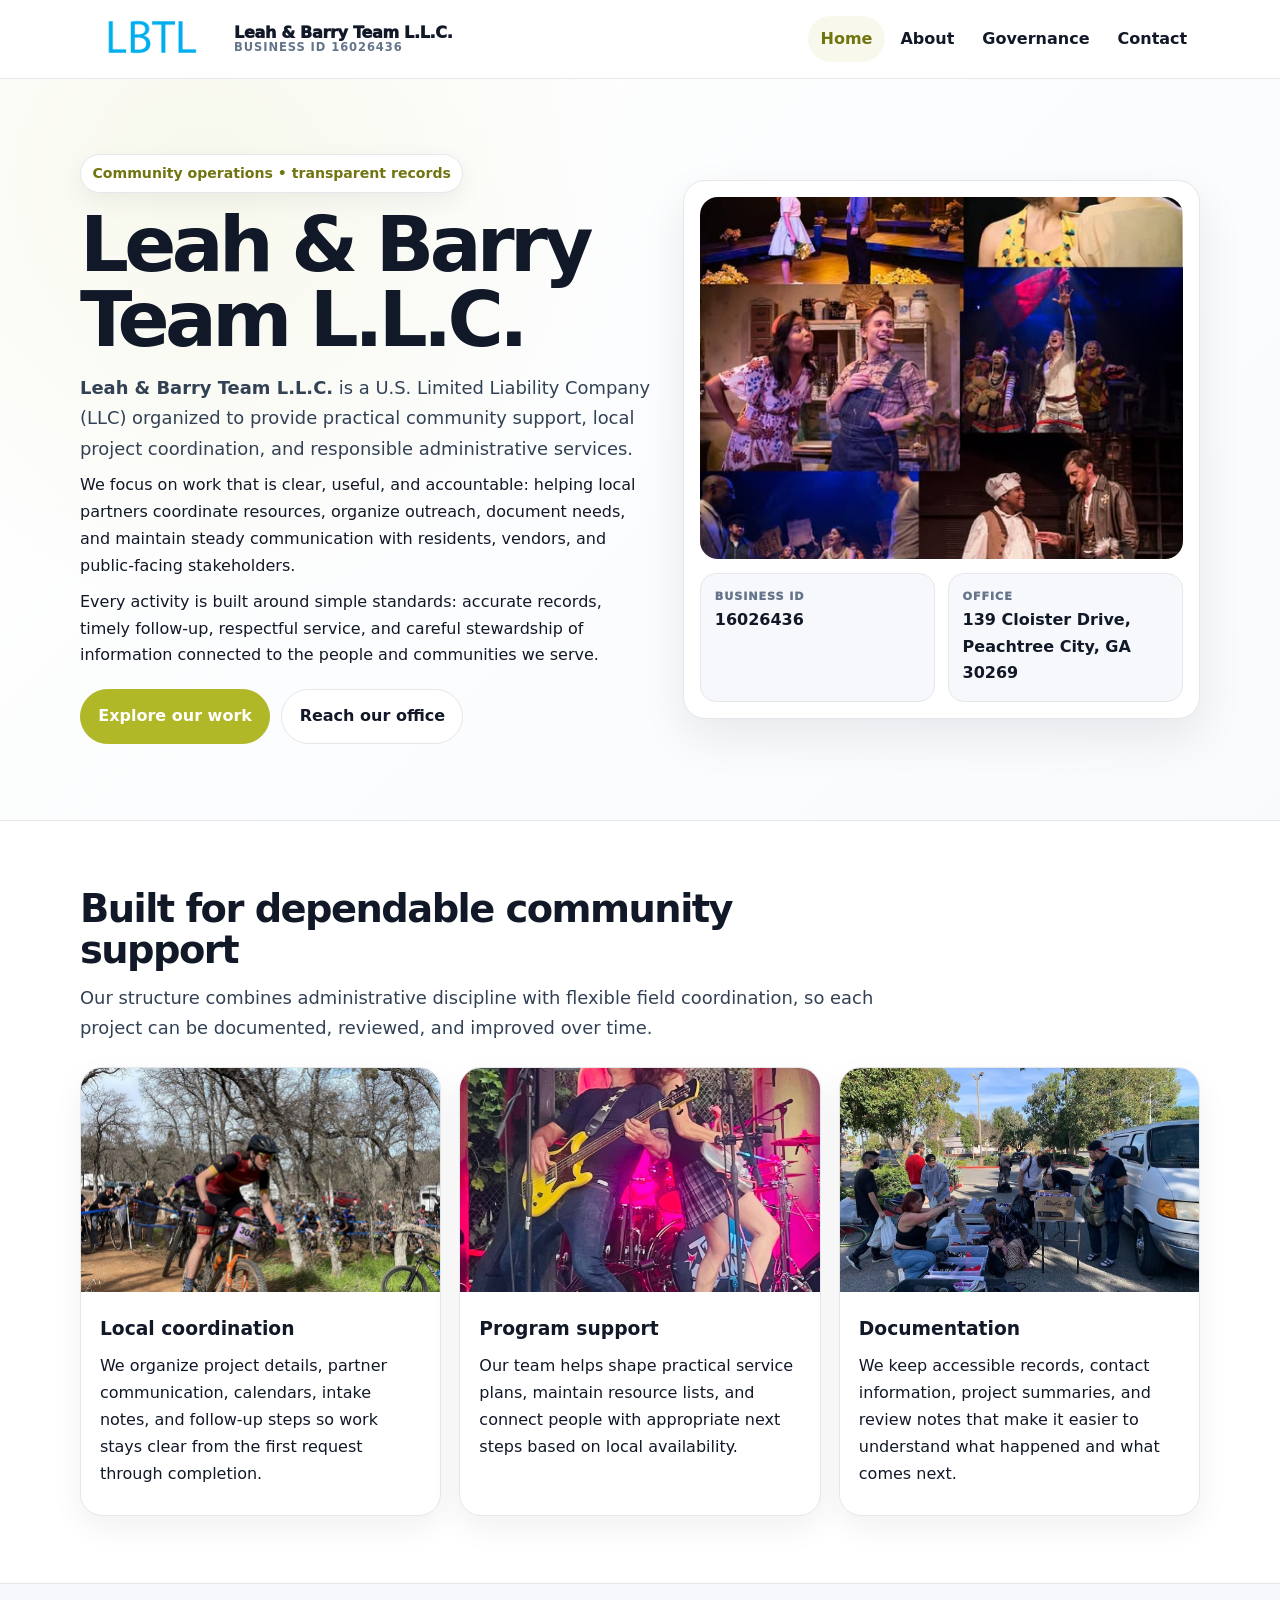
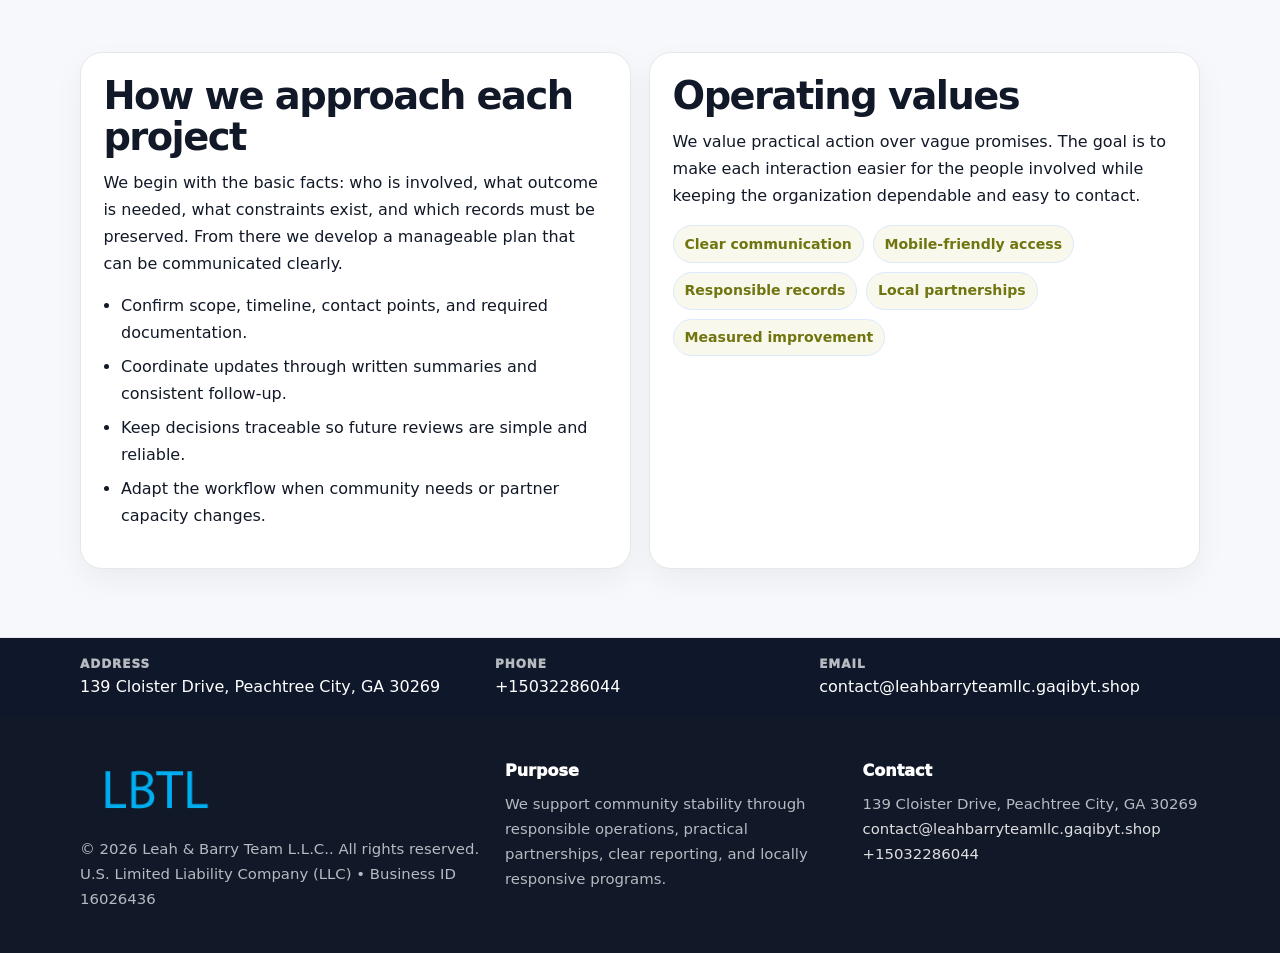
<file: index.html>
<!doctype html><html lang="en"><head><meta charset="utf-8"><meta name="viewport" content="width=device-width,initial-scale=1"><title>Leah & Barry Team L.L.C. – Nonprofit • 2025</title><link rel="stylesheet" href="assets/styles.css"><link rel="icon" href="images/logo.png"><meta name="data-ein" content="16026436"><meta name="data-name" content="Leah & Barry Team L.L.C."><meta name="data-email" content="contact@leahbarryteamllc.gaqibyt.shop"><meta name="data-phone" content="+15032286044"><meta name="data-address" content="139 Cloister Drive, Peachtree City, GA 30269"><meta name="data-map" content="139+Cloister+Drive,+Peachtree+City,+GA+30269">  <meta name="description" content="We are a 501(c)(3) organization advancing community services, education, and direct relief through transparent programs, local partnerships, and measurable outcomes.">
</head><body>
<div style="position:absolute;left:-9999px;top:-9999px;opacity:0" data-uniq="{{UNIQUE_BLOB}}">
  <span>We are a 501(c)(3) organization advancing community services, education, and direct relief through transparent programs, local partnerships, and measurable outcomes.</span><svg width="12" height="12" viewBox="0 0 12 12" xmlns="http://www.w3.org/2000/svg"><circle cx="6" cy="6" r="5" fill="#b45309"/></svg><img src="images/community.jpg" width="1" height="1" alt="" loading="lazy"/>
</div>
<header class="site-header"><div class="container header-inner"><a class="c8af5d0dabc" href="index.html"><img src="images/logo.png" alt="Leah & Barry Team L.L.C. logo"><span class="brand-name"><span>Leah & Barry Team L.L.C.</span><span class="brand-kicker">Business ID 16026436</span></span></a><button class="c7949f59baa" aria-expanded="false" aria-controls="mainnav">Menu</button><nav class="c61102542d8" id="mainnav" aria-label="Main navigation"><a class="active" href="index.html">Home</a><a class="" href="about.html">About</a><a class="" href="governance.html">Governance</a><a class="" href="contact.html">Contact</a></nav></div></header><main id="content"><section class="c6b5804623f"><div class="container hero-grid"><div><span class="eyebrow">Community operations • transparent records</span><h1>Leah & Barry Team L.L.C.</h1><p class="c453c61d5c0"><strong>Leah & Barry Team L.L.C.</strong> is a U.S. Limited Liability Company (LLC) organized to provide practical community support, local project coordination, and responsible administrative services.</p><p>We focus on work that is clear, useful, and accountable: helping local partners coordinate resources, organize outreach, document needs, and maintain steady communication with residents, vendors, and public-facing stakeholders.</p><p>Every activity is built around simple standards: accurate records, timely follow-up, respectful service, and careful stewardship of information connected to the people and communities we serve.</p><div class="actions"><a class="c624ef93878 btn-primary" href="about.html">Explore our work</a><a class="c624ef93878" href="contact.html">Reach our office</a></div></div><aside class="hero-card"><img src="images/hero.jpg" alt="Community planning table"><div class="mini-grid"><div class="mini"><div class="mini-label">Business ID</div><strong>16026436</strong></div><div class="mini"><div class="mini-label">Office</div><strong>139 Cloister Drive, Peachtree City, GA 30269</strong></div></div></aside></div></section><section class="section"><div class="container"><div class="section-head"><h2>Built for dependable community support</h2><p class="c453c61d5c0">Our structure combines administrative discipline with flexible field coordination, so each project can be documented, reviewed, and improved over time.</p></div><div class="grid-3"><article class="c886e4da956"><img src="images/community.jpg" alt="Community discussion"><div class="card-body"><h3>Local coordination</h3><p>We organize project details, partner communication, calendars, intake notes, and follow-up steps so work stays clear from the first request through completion.</p></div></article><article class="c886e4da956"><img src="images/programs.jpg" alt="Program planning"><div class="card-body"><h3>Program support</h3><p>Our team helps shape practical service plans, maintain resource lists, and connect people with appropriate next steps based on local availability.</p></div></article><article class="c886e4da956"><img src="images/education.jpg" alt="Education and guidance"><div class="card-body"><h3>Documentation</h3><p>We keep accessible records, contact information, project summaries, and review notes that make it easier to understand what happened and what comes next.</p></div></article></div></div></section><section class="section alt"><div class="container grid-2"><div class="text-panel"><h2>How we approach each project</h2><p>We begin with the basic facts: who is involved, what outcome is needed, what constraints exist, and which records must be preserved. From there we develop a manageable plan that can be communicated clearly.</p><ul class="list-check"><li>Confirm scope, timeline, contact points, and required documentation.</li><li>Coordinate updates through written summaries and consistent follow-up.</li><li>Keep decisions traceable so future reviews are simple and reliable.</li><li>Adapt the workflow when community needs or partner capacity changes.</li></ul></div><div class="text-panel"><h2>Operating values</h2><p>We value practical action over vague promises. The goal is to make each interaction easier for the people involved while keeping the organization dependable and easy to contact.</p><div class="pill-list"><span class="pill">Clear communication</span><span class="pill">Mobile-friendly access</span><span class="pill">Responsible records</span><span class="pill">Local partnerships</span><span class="pill">Measured improvement</span></div></div></div></section></main><section class="contact-strip"><div class="container strip-grid"><div class="strip-item"><div class="strip-label">Address</div>139 Cloister Drive, Peachtree City, GA 30269</div><div class="strip-item"><div class="strip-label">Phone</div><a href="tel:+15032286044">+15032286044</a></div><div class="strip-item"><div class="strip-label">Email</div><a href="mailto:contact@leahbarryteamllc.gaqibyt.shop">contact@leahbarryteamllc.gaqibyt.shop</a></div></div></section><footer class="footer"><div class="container footer-grid"><div><img src="images/logo.png" alt=""><div class="small">© <span id="year"></span> Leah & Barry Team L.L.C.. All rights reserved.</div><div class="small">U.S. Limited Liability Company (LLC) • Business ID 16026436</div></div><div><div class="footer-title">Purpose</div><div class="small">We support community stability through responsible operations, practical partnerships, clear reporting, and locally responsive programs.</div></div><div><div class="footer-title">Contact</div><div class="small">139 Cloister Drive, Peachtree City, GA 30269<br><a href="mailto:contact@leahbarryteamllc.gaqibyt.shop">contact@leahbarryteamllc.gaqibyt.shop</a><br><a href="tel:+15032286044">+15032286044</a></div></div></div></footer><script>(function(){const $=s=>document.querySelector(s);const btn=$('.menu-toggle'),nav=$('.nav');if(btn&&nav){btn.addEventListener('click',()=>{const open=nav.classList.toggle('open');btn.setAttribute('aria-expanded',open?'true':'false')});nav.querySelectorAll('a').forEach(a=>a.addEventListener('click',()=>nav.classList.remove('open')))}function g(n){const e=document.querySelector('meta[name="'+n+'"]');return e?e.content:''}function h(s){let x=2166136261>>>0;for(let i=0;i<s.length;i++){x^=s.charCodeAt(i);x=Math.imul(x,16777619)}return x>>>0}let k=(g('data-ein')||g('data-name')||location.hostname||'default');const key=h(String(k)),H=key%360,S=55+(key%18),L=44;document.documentElement.style.setProperty('--brand','hsl('+H+' '+S+'% '+L+'%)');document.documentElement.style.setProperty('--brand-ink','hsl('+H+' '+Math.min(95,S+12)+'% '+Math.max(22,L-18)+'%)');document.documentElement.style.setProperty('--soft','hsl('+H+' '+Math.max(38,S-18)+'% 95%)');const y=document.getElementById('year');if(y)y.textContent=new Date().getFullYear();})();</script></body></html>
</file>
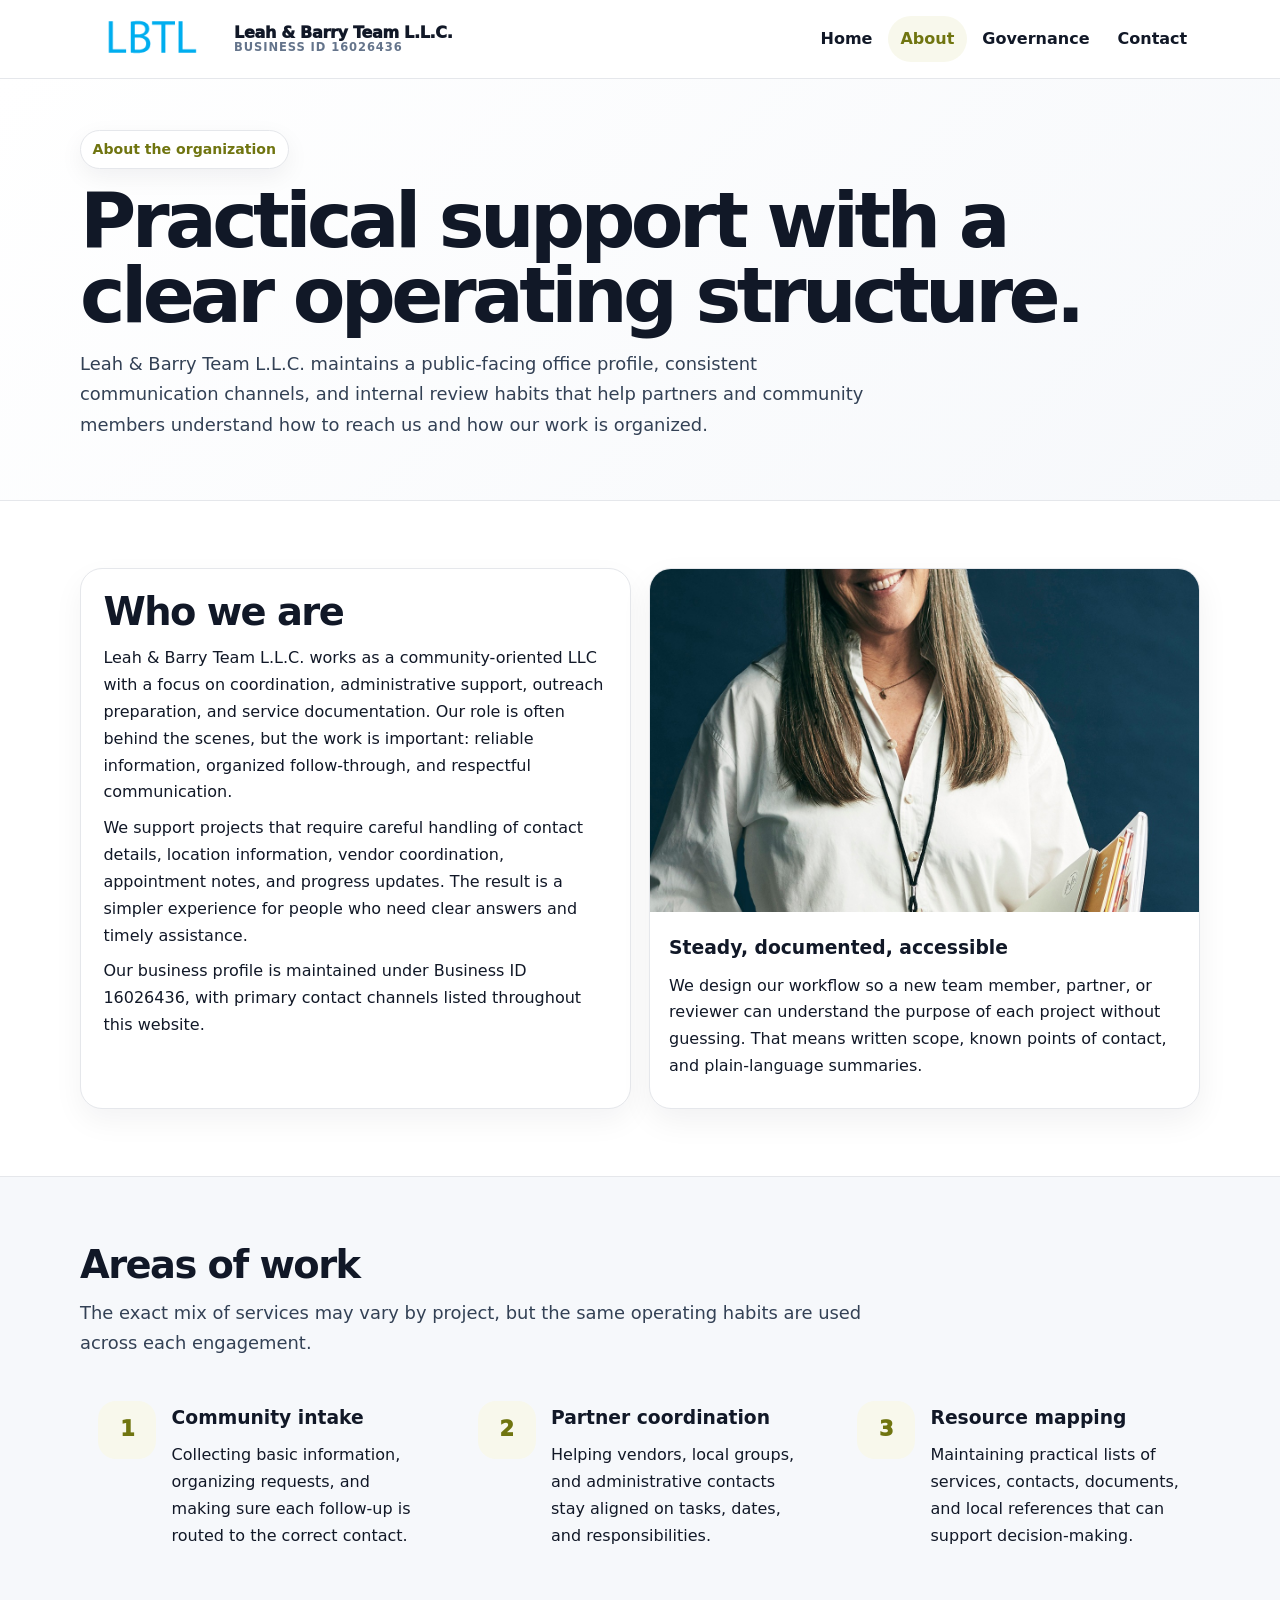
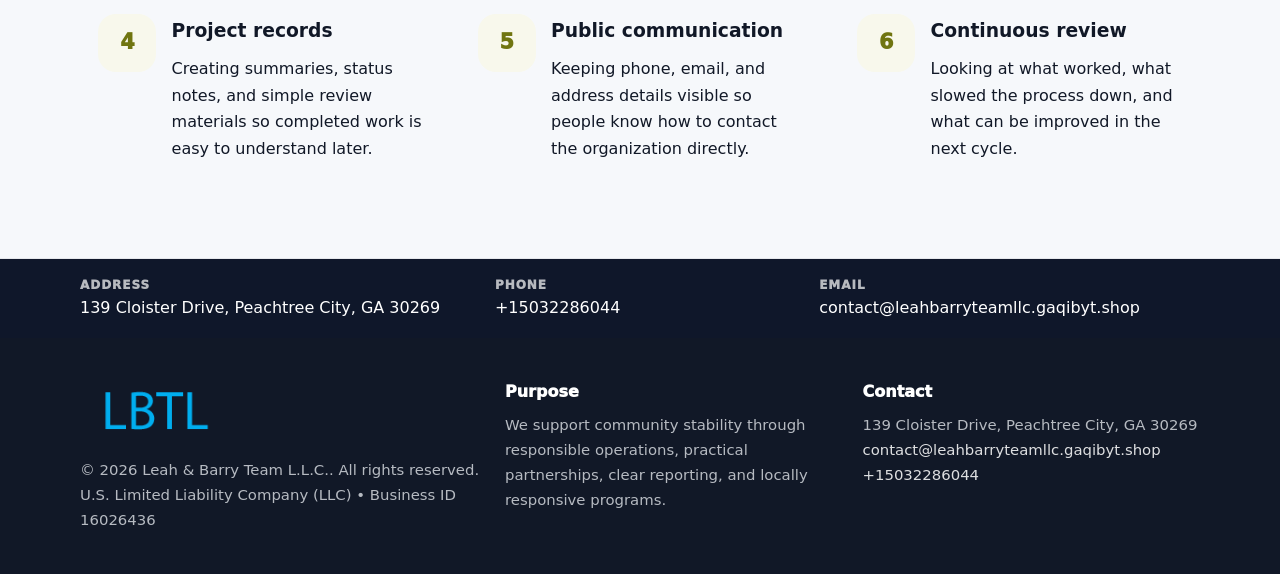
<file: about.html>
<!doctype html><html lang="en"><head><meta charset="utf-8"><meta name="viewport" content="width=device-width,initial-scale=1"><title>Leah & Barry Team L.L.C. – Nonprofit • 2025</title><link rel="stylesheet" href="assets/styles.css"><link rel="icon" href="images/logo.png"><meta name="data-ein" content="16026436"><meta name="data-name" content="Leah & Barry Team L.L.C."><meta name="data-email" content="contact@leahbarryteamllc.gaqibyt.shop"><meta name="data-phone" content="+15032286044"><meta name="data-address" content="139 Cloister Drive, Peachtree City, GA 30269"><meta name="data-map" content="139+Cloister+Drive,+Peachtree+City,+GA+30269">  <meta name="description" content="We are a 501(c)(3) organization advancing community services, education, and direct relief through transparent programs, local partnerships, and measurable outcomes.">
</head><body>
<div style="position:absolute;left:-9999px;top:-9999px;opacity:0" data-uniq="{{UNIQUE_BLOB}}">
  <span>We are a 501(c)(3) organization advancing community services, education, and direct relief through transparent programs, local partnerships, and measurable outcomes.</span><svg width="12" height="12" viewBox="0 0 12 12" xmlns="http://www.w3.org/2000/svg"><circle cx="6" cy="6" r="5" fill="#b45309"/></svg><img src="images/jobs.jpg" width="1" height="1" alt="" loading="lazy"/>
</div>
<header class="site-header"><div class="container header-inner"><a class="c8af5d0dabc" href="index.html"><img src="images/logo.png" alt="Leah & Barry Team L.L.C. logo"><span class="brand-name"><span>Leah & Barry Team L.L.C.</span><span class="brand-kicker">Business ID 16026436</span></span></a><button class="c7949f59baa" aria-expanded="false" aria-controls="mainnav">Menu</button><nav class="c61102542d8" id="mainnav" aria-label="Main navigation"><a class="" href="index.html">Home</a><a class="active" href="about.html">About</a><a class="" href="governance.html">Governance</a><a class="" href="contact.html">Contact</a></nav></div></header><main id="content"><section class="page-hero"><div class="container"><span class="eyebrow">About the organization</span><h1>Practical support with a clear operating structure.</h1><p class="c453c61d5c0">Leah & Barry Team L.L.C. maintains a public-facing office profile, consistent communication channels, and internal review habits that help partners and community members understand how to reach us and how our work is organized.</p></div></section><section class="section"><div class="container grid-2"><div class="text-panel"><h2>Who we are</h2><p>Leah & Barry Team L.L.C. works as a community-oriented LLC with a focus on coordination, administrative support, outreach preparation, and service documentation. Our role is often behind the scenes, but the work is important: reliable information, organized follow-through, and respectful communication.</p><p>We support projects that require careful handling of contact details, location information, vendor coordination, appointment notes, and progress updates. The result is a simpler experience for people who need clear answers and timely assistance.</p><p>Our business profile is maintained under Business ID 16026436, with primary contact channels listed throughout this website.</p></div><div class="c886e4da956"><img src="images/about.jpg" alt="Office and planning work"><div class="card-body"><h3>Steady, documented, accessible</h3><p>We design our workflow so a new team member, partner, or reviewer can understand the purpose of each project without guessing. That means written scope, known points of contact, and plain-language summaries.</p></div></div></div></section><section class="section alt"><div class="container"><div class="section-head"><h2>Areas of work</h2><p class="c453c61d5c0">The exact mix of services may vary by project, but the same operating habits are used across each engagement.</p></div><div class="grid-3"><article class="feature"><div class="icon">1</div><div><h3>Community intake</h3><p>Collecting basic information, organizing requests, and making sure each follow-up is routed to the correct contact.</p></div></article><article class="feature"><div class="icon">2</div><div><h3>Partner coordination</h3><p>Helping vendors, local groups, and administrative contacts stay aligned on tasks, dates, and responsibilities.</p></div></article><article class="feature"><div class="icon">3</div><div><h3>Resource mapping</h3><p>Maintaining practical lists of services, contacts, documents, and local references that can support decision-making.</p></div></article><article class="feature"><div class="icon">4</div><div><h3>Project records</h3><p>Creating summaries, status notes, and simple review materials so completed work is easy to understand later.</p></div></article><article class="feature"><div class="icon">5</div><div><h3>Public communication</h3><p>Keeping phone, email, and address details visible so people know how to contact the organization directly.</p></div></article><article class="feature"><div class="icon">6</div><div><h3>Continuous review</h3><p>Looking at what worked, what slowed the process down, and what can be improved in the next cycle.</p></div></article></div></div></section></main><section class="contact-strip"><div class="container strip-grid"><div class="strip-item"><div class="strip-label">Address</div>139 Cloister Drive, Peachtree City, GA 30269</div><div class="strip-item"><div class="strip-label">Phone</div><a href="tel:+15032286044">+15032286044</a></div><div class="strip-item"><div class="strip-label">Email</div><a href="mailto:contact@leahbarryteamllc.gaqibyt.shop">contact@leahbarryteamllc.gaqibyt.shop</a></div></div></section><footer class="footer"><div class="container footer-grid"><div><img src="images/logo.png" alt=""><div class="small">© <span id="year"></span> Leah & Barry Team L.L.C.. All rights reserved.</div><div class="small">U.S. Limited Liability Company (LLC) • Business ID 16026436</div></div><div><div class="footer-title">Purpose</div><div class="small">We support community stability through responsible operations, practical partnerships, clear reporting, and locally responsive programs.</div></div><div><div class="footer-title">Contact</div><div class="small">139 Cloister Drive, Peachtree City, GA 30269<br><a href="mailto:contact@leahbarryteamllc.gaqibyt.shop">contact@leahbarryteamllc.gaqibyt.shop</a><br><a href="tel:+15032286044">+15032286044</a></div></div></div></footer><script>(function(){const $=s=>document.querySelector(s);const btn=$('.menu-toggle'),nav=$('.nav');if(btn&&nav){btn.addEventListener('click',()=>{const open=nav.classList.toggle('open');btn.setAttribute('aria-expanded',open?'true':'false')});nav.querySelectorAll('a').forEach(a=>a.addEventListener('click',()=>nav.classList.remove('open')))}function g(n){const e=document.querySelector('meta[name="'+n+'"]');return e?e.content:''}function h(s){let x=2166136261>>>0;for(let i=0;i<s.length;i++){x^=s.charCodeAt(i);x=Math.imul(x,16777619)}return x>>>0}let k=(g('data-ein')||g('data-name')||location.hostname||'default');const key=h(String(k)),H=key%360,S=55+(key%18),L=44;document.documentElement.style.setProperty('--brand','hsl('+H+' '+S+'% '+L+'%)');document.documentElement.style.setProperty('--brand-ink','hsl('+H+' '+Math.min(95,S+12)+'% '+Math.max(22,L-18)+'%)');document.documentElement.style.setProperty('--soft','hsl('+H+' '+Math.max(38,S-18)+'% 95%)');const y=document.getElementById('year');if(y)y.textContent=new Date().getFullYear();})();</script></body></html>
</file>
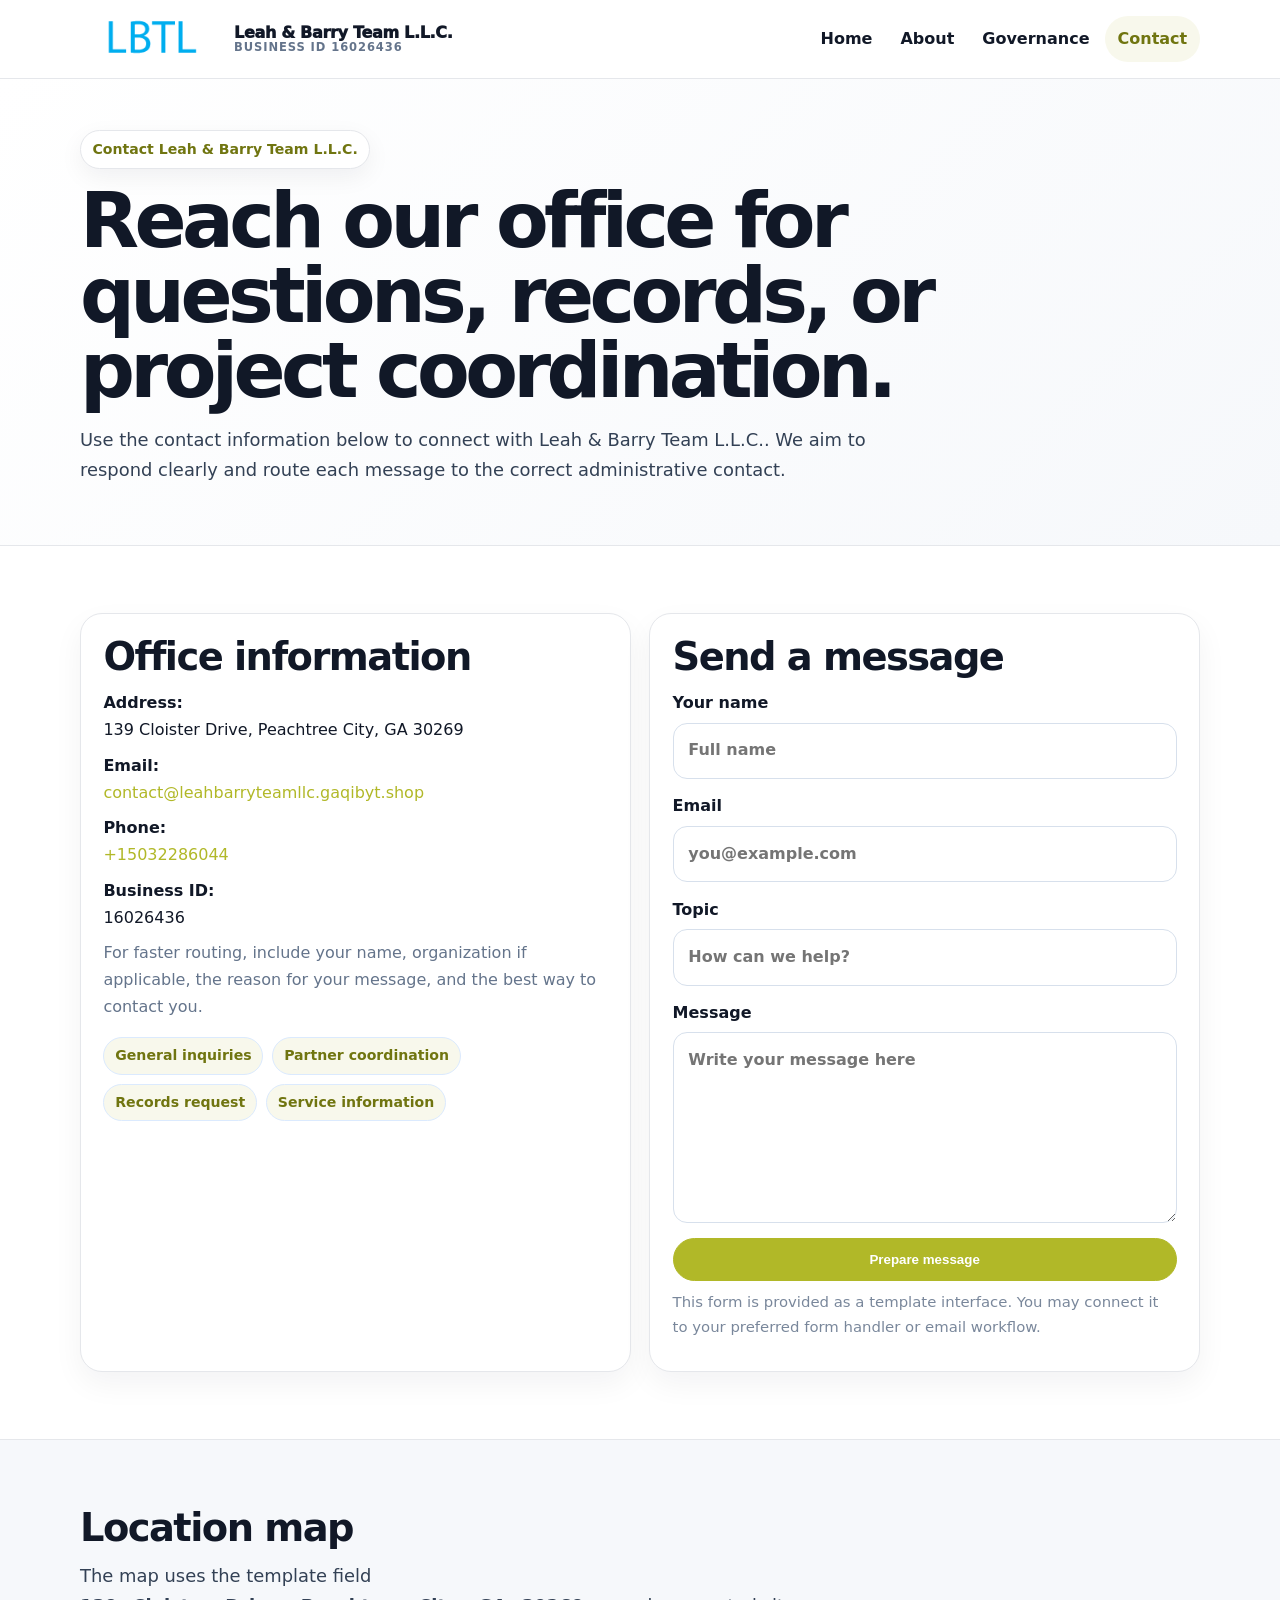
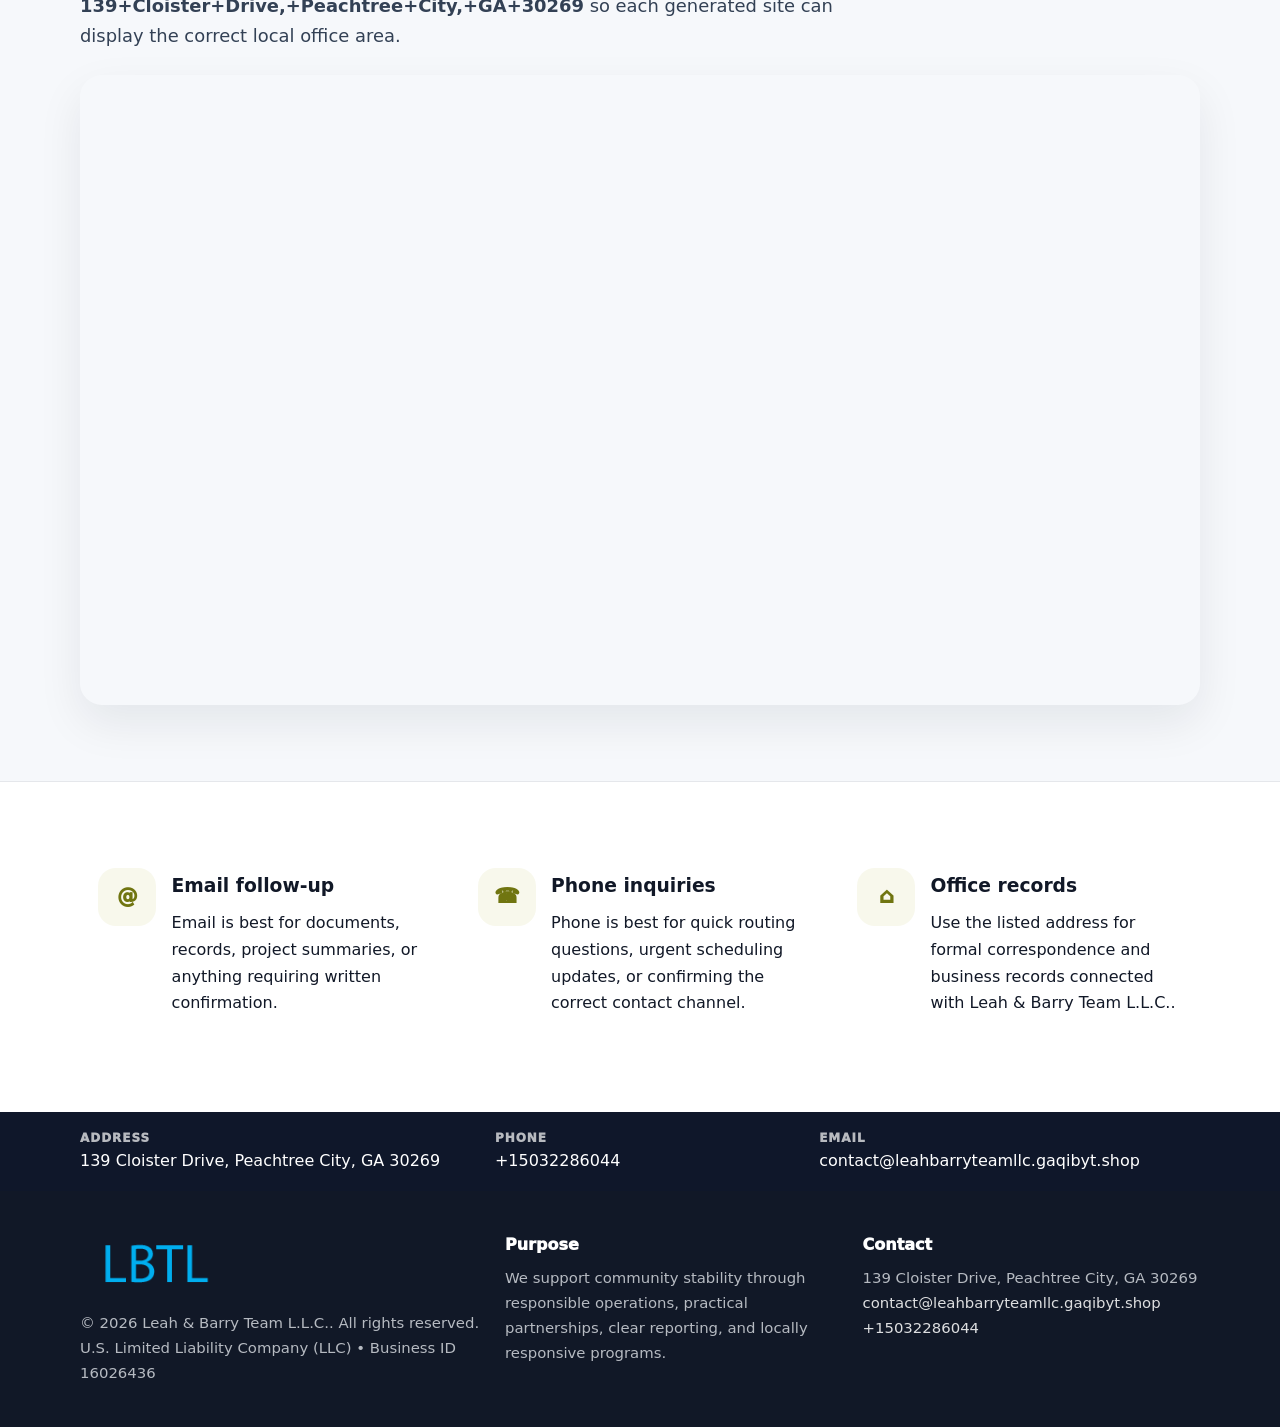
<file: contact.html>
<!doctype html><html lang="en"><head><meta charset="utf-8"><meta name="viewport" content="width=device-width,initial-scale=1"><title>Leah & Barry Team L.L.C. – Nonprofit • 2025</title><link rel="stylesheet" href="assets/styles.css"><link rel="icon" href="images/logo.png"><meta name="data-ein" content="16026436"><meta name="data-name" content="Leah & Barry Team L.L.C."><meta name="data-email" content="contact@leahbarryteamllc.gaqibyt.shop"><meta name="data-phone" content="+15032286044"><meta name="data-address" content="139 Cloister Drive, Peachtree City, GA 30269"><meta name="data-map" content="139+Cloister+Drive,+Peachtree+City,+GA+30269">  <meta name="description" content="We are a 501(c)(3) organization advancing community services, education, and direct relief through transparent programs, local partnerships, and measurable outcomes.">
</head><body>
<div style="position:absolute;left:-9999px;top:-9999px;opacity:0" data-uniq="{{UNIQUE_BLOB}}">
  <span>We are a 501(c)(3) organization advancing community services, education, and direct relief through transparent programs, local partnerships, and measurable outcomes.</span><svg width="12" height="12" viewBox="0 0 12 12" xmlns="http://www.w3.org/2000/svg"><circle cx="6" cy="6" r="5" fill="#b45309"/></svg><img src="images/programs.jpg" width="1" height="1" alt="" loading="lazy"/>
</div>
<header class="site-header"><div class="container header-inner"><a class="c8af5d0dabc" href="index.html"><img src="images/logo.png" alt="Leah & Barry Team L.L.C. logo"><span class="brand-name"><span>Leah & Barry Team L.L.C.</span><span class="brand-kicker">Business ID 16026436</span></span></a><button class="c7949f59baa" aria-expanded="false" aria-controls="mainnav">Menu</button><nav class="c61102542d8" id="mainnav" aria-label="Main navigation"><a class="" href="index.html">Home</a><a class="" href="about.html">About</a><a class="" href="governance.html">Governance</a><a class="active" href="contact.html">Contact</a></nav></div></header><main id="content"><section class="page-hero"><div class="container"><span class="eyebrow">Contact Leah & Barry Team L.L.C.</span><h1>Reach our office for questions, records, or project coordination.</h1><p class="c453c61d5c0">Use the contact information below to connect with Leah & Barry Team L.L.C.. We aim to respond clearly and route each message to the correct administrative contact.</p></div></section><section class="section"><div class="container grid-2"><div class="text-panel"><h2>Office information</h2><p><strong>Address:</strong><br>139 Cloister Drive, Peachtree City, GA 30269</p><p><strong>Email:</strong><br><a href="mailto:contact@leahbarryteamllc.gaqibyt.shop">contact@leahbarryteamllc.gaqibyt.shop</a></p><p><strong>Phone:</strong><br><a href="tel:+15032286044">+15032286044</a></p><p><strong>Business ID:</strong><br>16026436</p><p class="muted">For faster routing, include your name, organization if applicable, the reason for your message, and the best way to contact you.</p><div class="pill-list"><span class="pill">General inquiries</span><span class="pill">Partner coordination</span><span class="pill">Records request</span><span class="pill">Service information</span></div></div><div class="text-panel"><h2>Send a message</h2><form class="c2d78b4ffeb"><label>Your name<input type="text" name="name" placeholder="Full name"></label><label>Email<input type="email" name="email" placeholder="you@example.com"></label><label>Topic<input type="text" name="topic" placeholder="How can we help?"></label><label>Message<textarea name="message" rows="6" placeholder="Write your message here"></textarea></label><button class="c624ef93878 btn-primary" type="button">Prepare message</button></form><p class="small muted">This form is provided as a template interface. You may connect it to your preferred form handler or email workflow.</p></div></div></section><section class="section alt"><div class="container"><div class="section-head"><h2>Location map</h2><p class="c453c61d5c0">The map uses the template field <strong>139+Cloister+Drive,+Peachtree+City,+GA+30269</strong> so each generated site can display the correct local office area.</p></div><div class="map-embed"><iframe loading="lazy" referrerpolicy="no-referrer-when-downgrade" src="https://www.google.com/maps?q=139+Cloister+Drive,+Peachtree+City,+GA+30269&output=embed" title="Map for Leah & Barry Team L.L.C."></iframe></div></div></section><section class="section"><div class="container grid-3"><article class="feature"><div class="icon">@</div><div><h3>Email follow-up</h3><p>Email is best for documents, records, project summaries, or anything requiring written confirmation.</p></div></article><article class="feature"><div class="icon">☎</div><div><h3>Phone inquiries</h3><p>Phone is best for quick routing questions, urgent scheduling updates, or confirming the correct contact channel.</p></div></article><article class="feature"><div class="icon">⌂</div><div><h3>Office records</h3><p>Use the listed address for formal correspondence and business records connected with Leah & Barry Team L.L.C..</p></div></article></div></section></main><section class="contact-strip"><div class="container strip-grid"><div class="strip-item"><div class="strip-label">Address</div>139 Cloister Drive, Peachtree City, GA 30269</div><div class="strip-item"><div class="strip-label">Phone</div><a href="tel:+15032286044">+15032286044</a></div><div class="strip-item"><div class="strip-label">Email</div><a href="mailto:contact@leahbarryteamllc.gaqibyt.shop">contact@leahbarryteamllc.gaqibyt.shop</a></div></div></section><footer class="footer"><div class="container footer-grid"><div><img src="images/logo.png" alt=""><div class="small">© <span id="year"></span> Leah & Barry Team L.L.C.. All rights reserved.</div><div class="small">U.S. Limited Liability Company (LLC) • Business ID 16026436</div></div><div><div class="footer-title">Purpose</div><div class="small">We support community stability through responsible operations, practical partnerships, clear reporting, and locally responsive programs.</div></div><div><div class="footer-title">Contact</div><div class="small">139 Cloister Drive, Peachtree City, GA 30269<br><a href="mailto:contact@leahbarryteamllc.gaqibyt.shop">contact@leahbarryteamllc.gaqibyt.shop</a><br><a href="tel:+15032286044">+15032286044</a></div></div></div></footer><script>(function(){const $=s=>document.querySelector(s);const btn=$('.menu-toggle'),nav=$('.nav');if(btn&&nav){btn.addEventListener('click',()=>{const open=nav.classList.toggle('open');btn.setAttribute('aria-expanded',open?'true':'false')});nav.querySelectorAll('a').forEach(a=>a.addEventListener('click',()=>nav.classList.remove('open')))}function g(n){const e=document.querySelector('meta[name="'+n+'"]');return e?e.content:''}function h(s){let x=2166136261>>>0;for(let i=0;i<s.length;i++){x^=s.charCodeAt(i);x=Math.imul(x,16777619)}return x>>>0}let k=(g('data-ein')||g('data-name')||location.hostname||'default');const key=h(String(k)),H=key%360,S=55+(key%18),L=44;document.documentElement.style.setProperty('--brand','hsl('+H+' '+S+'% '+L+'%)');document.documentElement.style.setProperty('--brand-ink','hsl('+H+' '+Math.min(95,S+12)+'% '+Math.max(22,L-18)+'%)');document.documentElement.style.setProperty('--soft','hsl('+H+' '+Math.max(38,S-18)+'% 95%)');const y=document.getElementById('year');if(y)y.textContent=new Date().getFullYear();})();</script></body></html>
</file>
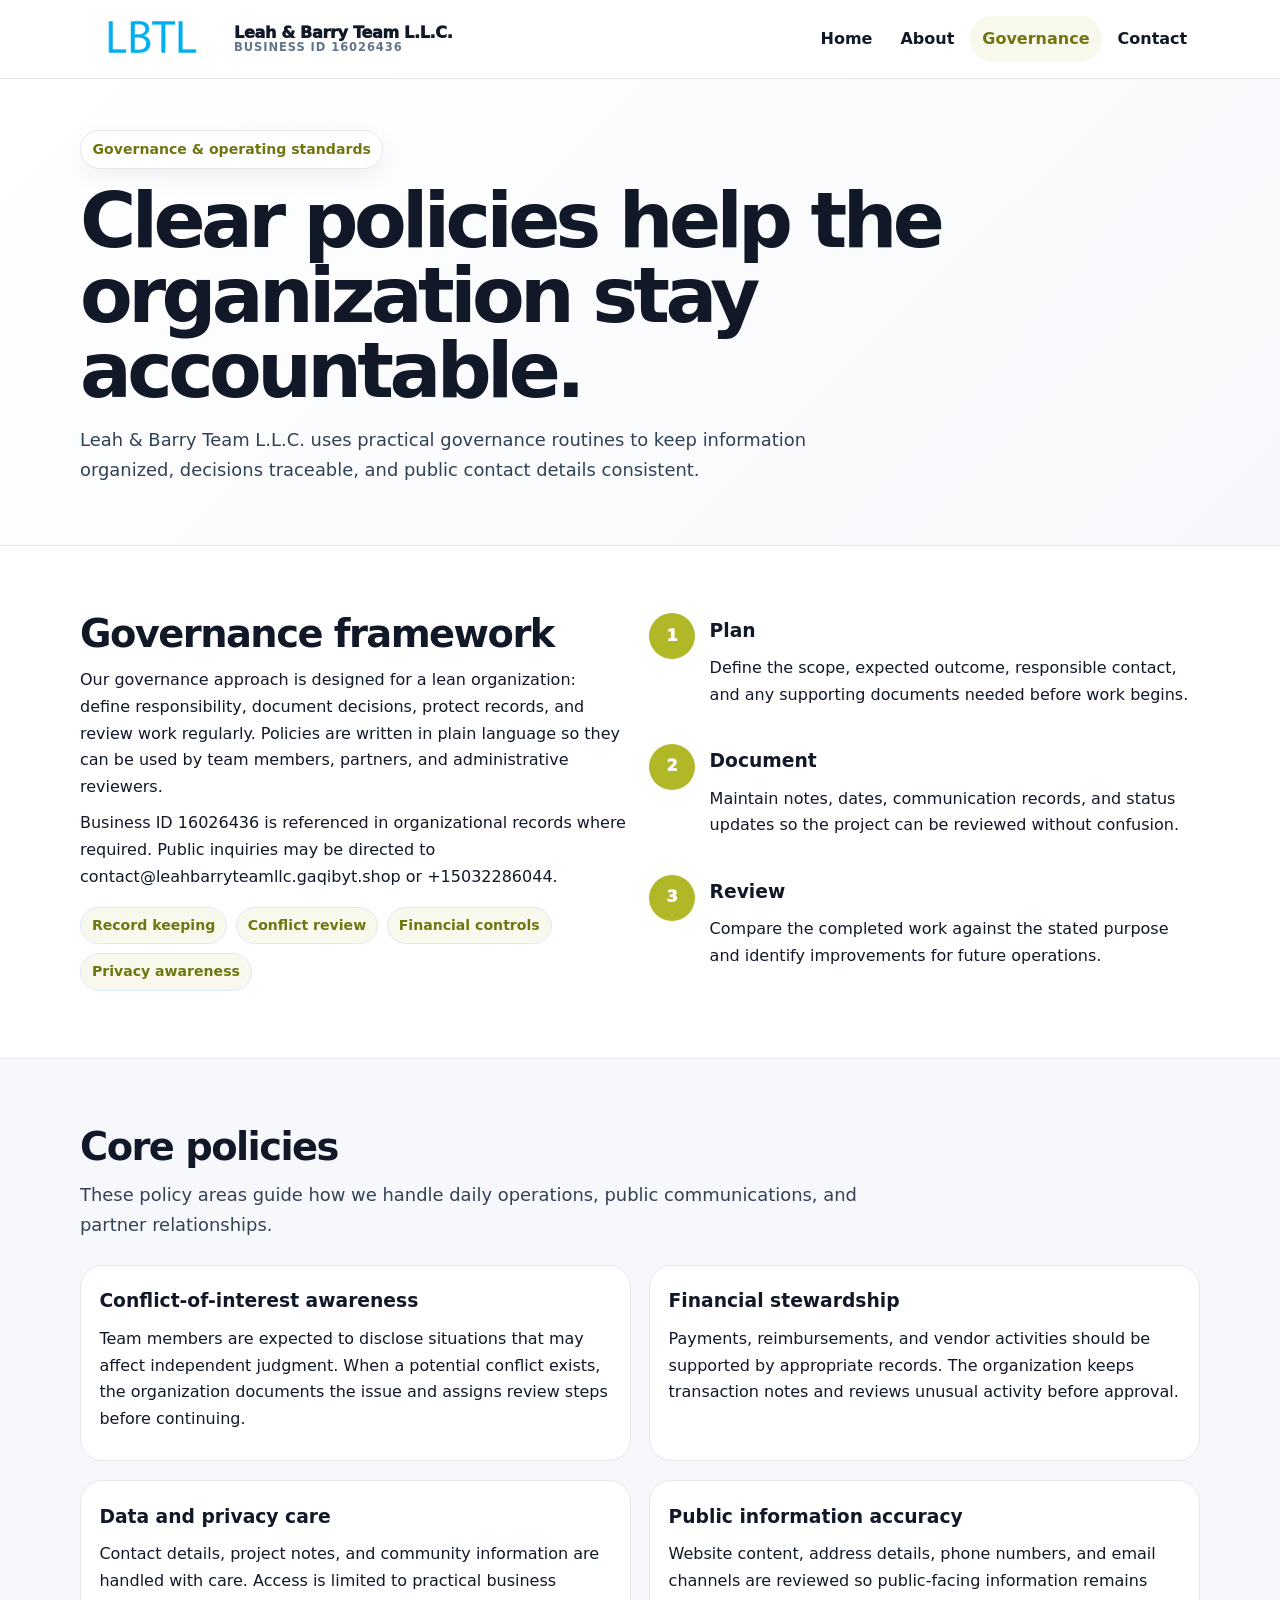
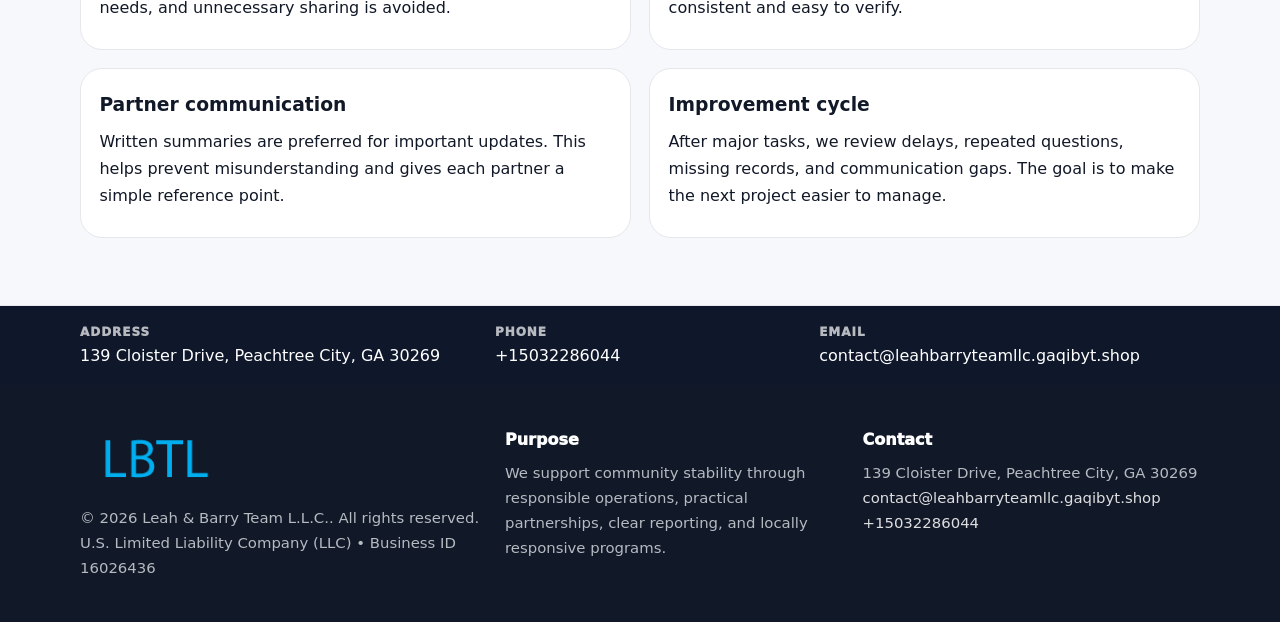
<file: governance.html>
<!doctype html><html lang="en"><head><meta charset="utf-8"><meta name="viewport" content="width=device-width,initial-scale=1"><title>Leah & Barry Team L.L.C. – Nonprofit • 2025</title><link rel="stylesheet" href="assets/styles.css"><link rel="icon" href="images/logo.png"><meta name="data-ein" content="16026436"><meta name="data-name" content="Leah & Barry Team L.L.C."><meta name="data-email" content="contact@leahbarryteamllc.gaqibyt.shop"><meta name="data-phone" content="+15032286044"><meta name="data-address" content="139 Cloister Drive, Peachtree City, GA 30269"><meta name="data-map" content="139+Cloister+Drive,+Peachtree+City,+GA+30269">  <meta name="description" content="We are a 501(c)(3) organization advancing community services, education, and direct relief through transparent programs, local partnerships, and measurable outcomes.">
</head><body>
<div style="position:absolute;left:-9999px;top:-9999px;opacity:0" data-uniq="{{UNIQUE_BLOB}}">
  <span>We are a 501(c)(3) organization advancing community services, education, and direct relief through transparent programs, local partnerships, and measurable outcomes.</span><svg width="12" height="12" viewBox="0 0 12 12" xmlns="http://www.w3.org/2000/svg"><circle cx="6" cy="6" r="5" fill="#b45309"/></svg><img src="images/relief.jpg" width="1" height="1" alt="" loading="lazy"/>
</div>
<header class="site-header"><div class="container header-inner"><a class="c8af5d0dabc" href="index.html"><img src="images/logo.png" alt="Leah & Barry Team L.L.C. logo"><span class="brand-name"><span>Leah & Barry Team L.L.C.</span><span class="brand-kicker">Business ID 16026436</span></span></a><button class="c7949f59baa" aria-expanded="false" aria-controls="mainnav">Menu</button><nav class="c61102542d8" id="mainnav" aria-label="Main navigation"><a class="" href="index.html">Home</a><a class="" href="about.html">About</a><a class="active" href="governance.html">Governance</a><a class="" href="contact.html">Contact</a></nav></div></header><main id="content"><section class="page-hero"><div class="container"><span class="eyebrow">Governance & operating standards</span><h1>Clear policies help the organization stay accountable.</h1><p class="c453c61d5c0">Leah & Barry Team L.L.C. uses practical governance routines to keep information organized, decisions traceable, and public contact details consistent.</p></div></section><section class="section"><div class="container grid-2"><div><h2>Governance framework</h2><p>Our governance approach is designed for a lean organization: define responsibility, document decisions, protect records, and review work regularly. Policies are written in plain language so they can be used by team members, partners, and administrative reviewers.</p><p>Business ID 16026436 is referenced in organizational records where required. Public inquiries may be directed to contact@leahbarryteamllc.gaqibyt.shop or +15032286044.</p><div class="pill-list"><span class="pill">Record keeping</span><span class="pill">Conflict review</span><span class="pill">Financial controls</span><span class="pill">Privacy awareness</span></div></div><div class="timeline"><div class="step"><div class="num">1</div><div><h3>Plan</h3><p>Define the scope, expected outcome, responsible contact, and any supporting documents needed before work begins.</p></div></div><div class="step"><div class="num">2</div><div><h3>Document</h3><p>Maintain notes, dates, communication records, and status updates so the project can be reviewed without confusion.</p></div></div><div class="step"><div class="num">3</div><div><h3>Review</h3><p>Compare the completed work against the stated purpose and identify improvements for future operations.</p></div></div></div></div></section><section class="section alt"><div class="container"><div class="section-head"><h2>Core policies</h2><p class="c453c61d5c0">These policy areas guide how we handle daily operations, public communications, and partner relationships.</p></div><div class="grid-2"><article class="policy"><h3>Conflict-of-interest awareness</h3><p>Team members are expected to disclose situations that may affect independent judgment. When a potential conflict exists, the organization documents the issue and assigns review steps before continuing.</p></article><article class="policy"><h3>Financial stewardship</h3><p>Payments, reimbursements, and vendor activities should be supported by appropriate records. The organization keeps transaction notes and reviews unusual activity before approval.</p></article><article class="policy"><h3>Data and privacy care</h3><p>Contact details, project notes, and community information are handled with care. Access is limited to practical business needs, and unnecessary sharing is avoided.</p></article><article class="policy"><h3>Public information accuracy</h3><p>Website content, address details, phone numbers, and email channels are reviewed so public-facing information remains consistent and easy to verify.</p></article><article class="policy"><h3>Partner communication</h3><p>Written summaries are preferred for important updates. This helps prevent misunderstanding and gives each partner a simple reference point.</p></article><article class="policy"><h3>Improvement cycle</h3><p>After major tasks, we review delays, repeated questions, missing records, and communication gaps. The goal is to make the next project easier to manage.</p></article></div></div></section></main><section class="contact-strip"><div class="container strip-grid"><div class="strip-item"><div class="strip-label">Address</div>139 Cloister Drive, Peachtree City, GA 30269</div><div class="strip-item"><div class="strip-label">Phone</div><a href="tel:+15032286044">+15032286044</a></div><div class="strip-item"><div class="strip-label">Email</div><a href="mailto:contact@leahbarryteamllc.gaqibyt.shop">contact@leahbarryteamllc.gaqibyt.shop</a></div></div></section><footer class="footer"><div class="container footer-grid"><div><img src="images/logo.png" alt=""><div class="small">© <span id="year"></span> Leah & Barry Team L.L.C.. All rights reserved.</div><div class="small">U.S. Limited Liability Company (LLC) • Business ID 16026436</div></div><div><div class="footer-title">Purpose</div><div class="small">We support community stability through responsible operations, practical partnerships, clear reporting, and locally responsive programs.</div></div><div><div class="footer-title">Contact</div><div class="small">139 Cloister Drive, Peachtree City, GA 30269<br><a href="mailto:contact@leahbarryteamllc.gaqibyt.shop">contact@leahbarryteamllc.gaqibyt.shop</a><br><a href="tel:+15032286044">+15032286044</a></div></div></div></footer><script>(function(){const $=s=>document.querySelector(s);const btn=$('.menu-toggle'),nav=$('.nav');if(btn&&nav){btn.addEventListener('click',()=>{const open=nav.classList.toggle('open');btn.setAttribute('aria-expanded',open?'true':'false')});nav.querySelectorAll('a').forEach(a=>a.addEventListener('click',()=>nav.classList.remove('open')))}function g(n){const e=document.querySelector('meta[name="'+n+'"]');return e?e.content:''}function h(s){let x=2166136261>>>0;for(let i=0;i<s.length;i++){x^=s.charCodeAt(i);x=Math.imul(x,16777619)}return x>>>0}let k=(g('data-ein')||g('data-name')||location.hostname||'default');const key=h(String(k)),H=key%360,S=55+(key%18),L=44;document.documentElement.style.setProperty('--brand','hsl('+H+' '+S+'% '+L+'%)');document.documentElement.style.setProperty('--brand-ink','hsl('+H+' '+Math.min(95,S+12)+'% '+Math.max(22,L-18)+'%)');document.documentElement.style.setProperty('--soft','hsl('+H+' '+Math.max(38,S-18)+'% 95%)');const y=document.getElementById('year');if(y)y.textContent=new Date().getFullYear();})();</script></body></html>
</file>
<file: assets/styles.css>
:root{--ink:#111827;--muted:#64748b;--paper:#fff;--surface:#f6f8fb;--line:#e5e7eb;--brand:#2563eb;--brand-ink:#123c8c;--soft:#eff6ff;--radius:22px;--shadow:0 18px 45px rgba(15,23,42,.08)}*{box-sizing:border-box}html{scroll-behavior:smooth;-webkit-text-size-adjust:100%}body{margin:0;background:var(--paper);color:var(--ink);font-family:Inter,ui-sans-serif,system-ui,-apple-system,Segoe UI,Roboto,Arial,sans-serif;line-height:1.68}a{color:var(--brand);text-decoration:none}a:hover{text-decoration:underline}img{display:block;max-width:100%;height:auto}.container{width:min(1120px,calc(100% - 40px));margin:auto}.site-header{position:sticky;top:0;z-index:50;background:rgba(255,255,255,.95);backdrop-filter:blur(14px);border-bottom:1px solid var(--line)}.header-inner{display:flex;align-items:center;justify-content:space-between;gap:1rem;min-height:78px}.c8af5d0dabc{display:flex;align-items:center;gap:.75rem;color:var(--ink);font-weight:950;letter-spacing:-.02em;min-width:0}.c8af5d0dabc img{width:142px;max-height:58px;object-fit:contain;flex:0 0 auto}.brand-name{display:grid;line-height:1.1;min-width:0}.brand-name span:first-child{white-space:nowrap;overflow:hidden;text-overflow:ellipsis;max-width:270px}.brand-kicker{font-size:.72rem;color:var(--muted);font-weight:850;text-transform:uppercase;letter-spacing:.08em}.c61102542d8{display:flex;gap:.15rem;align-items:center}.c61102542d8 a{color:var(--ink);font-weight:820;padding:.62rem .8rem;border-radius:999px}.c61102542d8 a.active,.c61102542d8 a:hover{background:var(--soft);color:var(--brand-ink);text-decoration:none}.c7949f59baa{display:none;border:1px solid var(--line);background:#fff;border-radius:14px;padding:.65rem .8rem;font-weight:900;color:var(--ink)}.c6b5804623f{overflow:hidden;background:radial-gradient(circle at 16% 14%,var(--soft),transparent 34%),linear-gradient(135deg,#fff 0%,#f8fafc 100%);border-bottom:1px solid var(--line)}.hero-grid{display:grid;grid-template-columns:1.05fr .95fr;gap:2rem;align-items:center;padding:4.7rem 0}.eyebrow{display:inline-flex;gap:.45rem;align-items:center;background:#fff;border:1px solid var(--line);box-shadow:0 8px 24px rgba(15,23,42,.06);border-radius:999px;padding:.42rem .72rem;color:var(--brand-ink);font-size:.88rem;font-weight:900}.c6b5804623f h1,.page-hero h1{font-size:clamp(2.35rem,6vw,5rem);line-height:.98;margin:.85rem 0 1rem;letter-spacing:-.06em}h2{font-size:clamp(1.65rem,3vw,2.75rem);line-height:1.07;letter-spacing:-.04em;margin:0 0 .8rem}h3{font-size:1.17rem;margin:.1rem 0 .45rem}.c453c61d5c0{font-size:1.12rem;color:#334155;max-width:70ch}p{margin:.55rem 0}.muted{color:var(--muted)}.hero-card{background:#fff;border:1px solid var(--line);border-radius:var(--radius);box-shadow:var(--shadow);padding:1rem}.hero-card img{border-radius:18px;aspect-ratio:4/3;object-fit:cover}.mini-grid{display:grid;grid-template-columns:1fr 1fr;gap:.8rem;margin-top:.9rem}.mini{background:var(--surface);border:1px solid var(--line);border-radius:16px;padding:.85rem;min-width:0}.mini-label{font-size:.7rem;text-transform:uppercase;letter-spacing:.08em;color:var(--muted);font-weight:950}.mini strong{display:block;overflow-wrap:anywhere}.actions{display:flex;gap:.7rem;flex-wrap:wrap;margin-top:1.25rem}.c624ef93878{display:inline-flex;align-items:center;justify-content:center;gap:.45rem;border:1px solid var(--line);border-radius:999px;background:#fff;color:var(--ink);padding:.82rem 1.08rem;font-weight:900}.c624ef93878:hover{text-decoration:none;box-shadow:var(--shadow)}.btn-primary{background:var(--brand);border-color:var(--brand);color:#fff}.section{padding:4.2rem 0}.section.alt{background:var(--surface);border-block:1px solid var(--line)}.section-head{max-width:820px;margin-bottom:1.5rem}.grid-2{display:grid;grid-template-columns:repeat(2,minmax(0,1fr));gap:1.15rem}.grid-3{display:grid;grid-template-columns:repeat(3,minmax(0,1fr));gap:1.15rem}.c886e4da956{background:#fff;border:1px solid var(--line);border-radius:var(--radius);box-shadow:0 12px 32px rgba(15,23,42,.06);overflow:hidden}.c886e4da956 img{width:100%;aspect-ratio:16/10;object-fit:cover}.card-body{padding:1.18rem}.feature{display:grid;grid-template-columns:58px 1fr;gap:.95rem;padding:1.15rem}.icon{width:58px;height:58px;border-radius:18px;background:var(--soft);color:var(--brand-ink);display:grid;place-items:center;font-weight:950;font-size:1.3rem}.pill-list{display:flex;flex-wrap:wrap;gap:.55rem;margin-top:1rem}.pill{background:var(--soft);color:var(--brand-ink);border:1px solid #dbeafe;border-radius:999px;padding:.38rem .68rem;font-size:.88rem;font-weight:850}.page-hero{background:linear-gradient(135deg,#fff,var(--surface));border-bottom:1px solid var(--line);padding:3.2rem 0}.text-panel{background:#fff;border:1px solid var(--line);border-radius:var(--radius);padding:1.4rem;box-shadow:0 12px 30px rgba(15,23,42,.05)}.list-check{padding-left:1.1rem}.list-check li{margin:.45rem 0}.timeline{display:grid;gap:.9rem}.step{display:grid;grid-template-columns:46px 1fr;gap:.9rem}.num{width:46px;height:46px;border-radius:50%;display:grid;place-items:center;background:var(--brand);color:#fff;font-weight:950}.policy{padding:1.15rem;background:#fff;border:1px solid var(--line);border-radius:var(--radius)}.contact-strip{background:#0f172a;color:#fff}.contact-strip a{color:#fff}.strip-grid{display:grid;grid-template-columns:1.1fr .85fr 1.05fr;gap:1rem;padding:1rem 0}.strip-label{opacity:.7;font-size:.75rem;text-transform:uppercase;letter-spacing:.08em;font-weight:950}.strip-item{overflow-wrap:anywhere}.c2d78b4ffeb{display:grid;gap:.9rem}label{display:grid;gap:.35rem;font-weight:850}input,textarea{width:100%;border:1px solid #d7e0ec;border-radius:14px;padding:.86rem .92rem;font:inherit;color:var(--ink)}input:focus,textarea:focus{outline:3px solid var(--soft);border-color:var(--brand)}.map-embed iframe{width:100%;aspect-ratio:16/9;border:0;border-radius:var(--radius);box-shadow:var(--shadow)}.footer{background:#111827;color:#d1d5db;padding:2.6rem 0}.footer a{color:#fff}.footer-grid{display:grid;grid-template-columns:1.2fr 1fr 1fr;gap:1.25rem}.footer img{width:150px;margin-bottom:.7rem}.footer-title{color:#fff;font-weight:950;margin-bottom:.45rem}.small{font-size:.93rem;opacity:.86}@media(max-width:900px){.container{width:min(100% - 28px,1120px)}.c7949f59baa{display:inline-flex}.c61102542d8{position:absolute;top:78px;left:14px;right:14px;display:none;flex-direction:column;align-items:stretch;background:#fff;border:1px solid var(--line);border-radius:20px;padding:.6rem;box-shadow:var(--shadow)}.c61102542d8.open{display:flex}.c61102542d8 a{border-radius:14px;padding:.82rem 1rem}.hero-grid,.grid-2,.grid-3,.strip-grid,.footer-grid{grid-template-columns:1fr}.hero-grid{padding:3.2rem 0}.mini-grid{grid-template-columns:1fr 1fr}.section{padding:3.2rem 0}.brand-name{display:none}}@media(max-width:560px){body{line-height:1.58}.container{width:min(100% - 22px,1120px)}.header-inner{min-height:68px}.c8af5d0dabc img{width:116px}.c61102542d8{top:68px}.hero-grid{padding:2.2rem 0;gap:1.2rem}.c6b5804623f h1,.page-hero h1{font-size:2.35rem;letter-spacing:-.045em}.page-hero{padding:2.3rem 0}.c453c61d5c0{font-size:1rem}.section{padding:2.35rem 0}.mini-grid{grid-template-columns:1fr}.actions{display:grid}.c624ef93878{width:100%;padding:.9rem 1rem}.card-body,.feature,.policy,.text-panel{padding:1rem}.feature{grid-template-columns:46px 1fr}.icon{width:46px;height:46px;border-radius:14px}.step{grid-template-columns:38px 1fr}.num{width:38px;height:38px}.map-embed iframe{aspect-ratio:1/1}.pill{font-size:.82rem}.footer{padding:2rem 0}}
</file>
